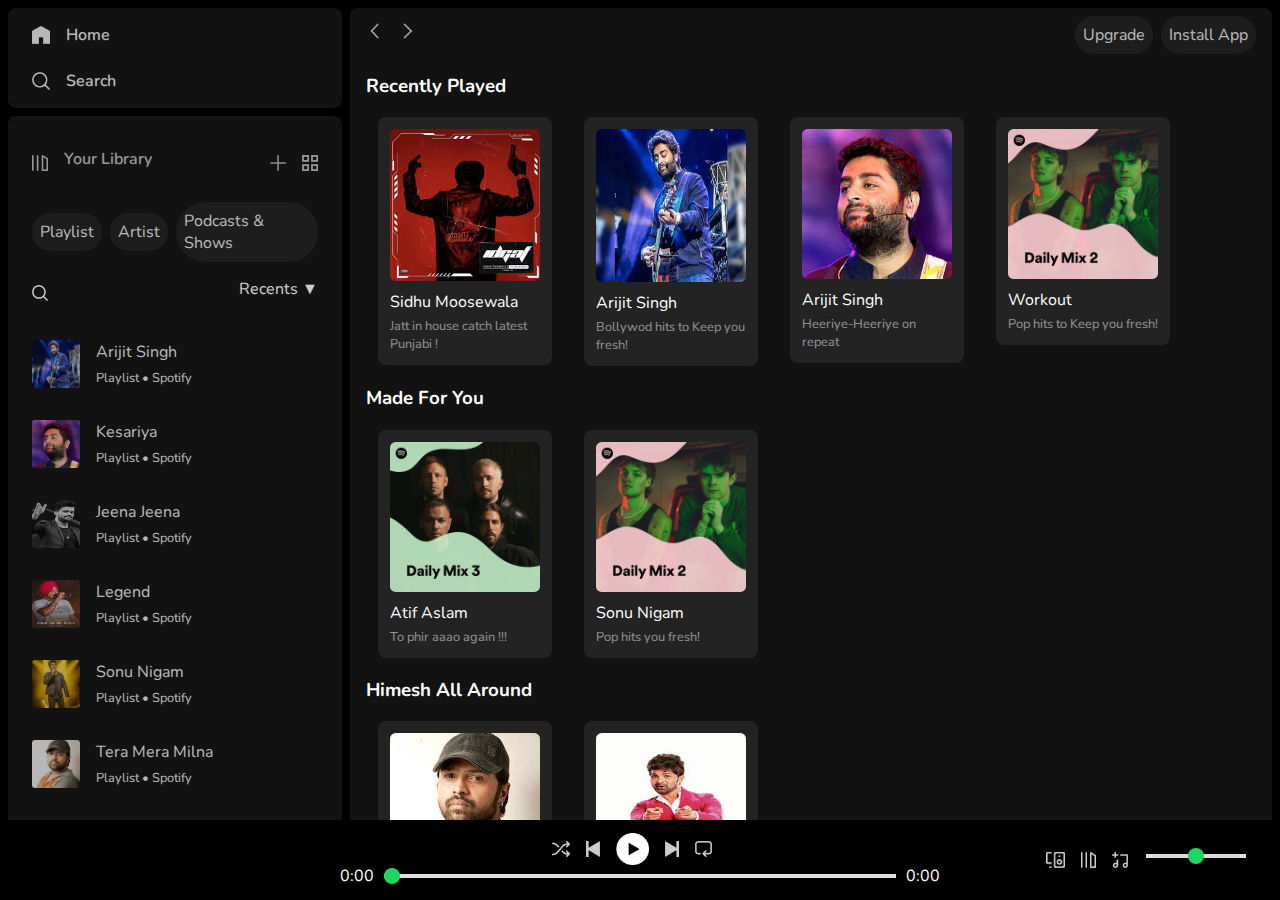
<file: index.html>
<!DOCTYPE html>
<html lang="en">
  <head>
    <meta charset="UTF-8" />
    <meta name="viewport" content="width=device-width, initial-scale=1.0" />
    <title>Spotify-Web Player:Music for everyone</title>
    <link rel="stylesheet" href="style.css" />
    <link type="image/png" sizes="16x16" rel="icon" href=".../icons8-spotify-16.png">
    <link rel="shortcut icon" href="./assets/spotify.png" type="image/x-icon" />

    <link rel="preconnect" href="https://fonts.googleapis.com" />
    <link rel="preconnect" href="https://fonts.gstatic.com" crossorigin />
    <link
      href="https://fonts.googleapis.com/css2?family=Nunito:wght@300;400;700&display=swap"
      rel="stylesheet"
    />
  </head>
  <body>
    <div class="container" >
      <!-- side bar at left  -->
      <div class="sidebar">
        <div class="top-icons">
          <div class="link-flex">
            <img src="./assets/home.png" alt="home" />
            <a href="#">Home</a>
          </div>
          <div class="link-flex">
            <img src="./assets/search.png" alt="search" />
            <a href="#">Search</a>
          </div>
        </div>
        <div class="library">
          <div class="flex-top">
            <div class="link-flex">
              <img src="./assets/playlist.png" alt="playlist" />
              <p>Your Library</p>
            </div>
            <div class="link-flex">
              <img src="./assets/plus.png" alt="plus" />
              <img src="./assets/boxes.png" alt="boxes" />
            </div>
          </div>
          <div class="link-flex" style="gap: 0.5rem">
            <div class="chip"><a href="./playlist.html">Playlist</a></div>
            <div class="chip">Artist</div>
            <div class="chip">Podcasts & Shows</div>
          </div>
          <div class="flex-top">
            <img src="./assets/search.png" alt="search" />
            <p>Recents  &#x25BC</p>
            <!-- <img src="./assets/down.png" alt=""> -->
          </div>
          <div class="albums">
            <div class="link-flex album-flex">
                <img src="./assets/arijit1.jpg" class="album-cover"/>
                <div class="col-flex">
                    <p class="album-name">Arijit Singh</p>
                    <p>Playlist &#x2022; Spotify</p>
                </div>
            </div>
            <div class="link-flex album-flex">
                <img src="./assets/arijit2.jpg" class="album-cover"/>
                <div class="col-flex">
                    <p class="album-name">Kesariya</p>
                    <p>Playlist &#x2022; Spotify</p>
                </div>
            </div>
            <div class="link-flex album-flex">
                <img src="./assets/atif1.jpg" class="album-cover"/>
                <div class="col-flex">
                    <p class="album-name">Jeena Jeena</p>
                    <p>Playlist &#x2022; Spotify</p>
                </div>
            </div>
            <div class="link-flex album-flex">
                <img src="./assets/sidhu1.jpg" class="album-cover"/>
                <div class="col-flex">
                    <p class="album-name">Legend</p>
                    <p>Playlist &#x2022; Spotify</p>
                </div>
            </div>
            <div class="link-flex album-flex">
                <img src="./assets/sonu1.jpg" class="album-cover"/>
                <div class="col-flex">
                    <p class="album-name">Sonu Nigam</p>
                    <p>Playlist &#x2022; Spotify</p>
                </div>
            </div>
            <div class="link-flex album-flex">
                <img src="./assets/himesh1.jpg" class="album-cover"/>
                <div class="col-flex">
                    <p class="album-name">Tera Mera Milna</p>
                    <p>Playlist &#x2022; Spotify</p>
                </div>
            </div>
            <div class="link-flex album-flex">
                <img src="./assets/himesh2.jpg" class="album-cover"/>
                <div class="col-flex">
                    <p class="album-name">Tera Suroor</p>
                    <p>Playlist &#x2022; Spotify</p>
                </div>
            </div>
            <div class="link-flex album-flex">
                <img src="./assets/sidhu2.jpg" class="album-cover"/>
                <div class="col-flex">
                    <p class="album-name">Burrberry</p>
                    <p>Playlist &#x2022; Spotify</p>
                </div>
            </div>
            <div class="link-flex album-flex">
                <img src="./assets/mix1.jpeg" class="album-cover"/>
                <div class="col-flex">
                    <p class="album-name">Workout</p>
                    <p>Playlist &#x2022; Spotify</p>
                </div>
            </div>
            <div class="link-flex album-flex">
                <img src="./assets/mix1.jpeg" class="album-cover"/>
                <div class="col-flex">
                    <p class="album-name">Workout</p>
                    <p>Playlist &#x2022; Spotify</p>
                </div>
            </div>
            <div class="link-flex album-flex">
                <img src="./assets/mix1.jpeg" class="album-cover"/>
                <div class="col-flex">
                    <p class="album-name">Workout</p>
                    <p>Playlist &#x2022; Spotify</p>
                </div>
            </div>
            <div class="link-flex album-flex">
                <img src="./assets/mix1.jpeg" class="album-cover"/>
                <div class="col-flex">
                    <p class="album-name">Workout</p>
                    <p>Playlist &#x2022; Spotify</p>
                </div>
            </div>
          </div>
        </div>
      </div>


      <!-- right side or main hero section -->

      <div class="main-content">
        <div class="navbar">
            <div class="link-flex">
              <img src="./assets/back_navigation.png" />
              <img src="./assets/forward_navigation.png" />
            </div>
            <div class="link-flex" style="gap: 0; column-gap: 0.5rem">
              <div class="chip">Upgrade</div>
              <div class="chip">Install App</div>
            </div>
          </div>
          <h3>Recently Played</h3>
          <div class="cards-container">
            <div class="card">
                <img src="./assets/sidhu2.jpg" class="card-img">
                <p class="card-name">Sidhu Moosewala</p>
                <p class="card-description">Jatt in house catch latest Punjabi !</p>
            </div>
            <div class="card">
                <img src="./assets/arijit1.jpg" height="153px" class="card-img">
                <p class="card-name">Arijit Singh</p>
                <p class="card-description">Bollywod hits to Keep you fresh!</p>
            </div>
            <div class="card">
                <img src="./assets/arijit2.jpg" class="card-img">
                <p class="card-name">Arijit Singh</p>
                <p class="card-description">Heeriye-Heeriye on repeat</p>
            </div>
            <div class="card">
                <img src="./assets/mix2.jpeg" class="card-img">
                <p class="card-name">Workout</p>
                <p class="card-description">Pop hits to Keep you fresh!</p>
            </div>
          </div>
          <h3>Made For You</h3>
          <div class="cards-container">
            <div class="card">
                <img src="./assets/mix3.jpeg"  class="card-img">
                <p class="card-name">Atif Aslam</p>
                <p class="card-description">To phir aaao again !!!</p>
            </div>
            <div class="card">
                <img src="./assets/mix2.jpeg"  class="card-img">
                <p class="card-name">Sonu Nigam</p>
                <p class="card-description">Pop hits you fresh!</p>
            </div>
      </div>
      <h3>Himesh All Around</h3>
      <div class="cards-container">
        <div class="card">
            <img src="./assets/himesh1.jpg" class="card-img">
            <p class="card-name">Aashiq Banaya</p>
            <p class="card-description">Old tracks with new moods</p>
        </div>
        <div class="card">
            <img src="./assets/himesh2.jpg" height="150px" class="card-img">
            <p class="card-name">Bekhudi</p>
            <p class="card-description">Mere dil pe aisi Chaai tu hi tu mujhme....</p>
        </div> 

 
<!-- player at bottom -->

        <div class="player">
            
            <div class="volume-controls">
            </div>
            <div class="player-center">
              <div class="player-controls">
                <img
                  style="height: 1rem; margin-right: 1rem; opacity: 0.8"
                  src="./assets/shuffle.png"
                />
                <img
                  style="height: 1rem; margin-right: 1rem; opacity: 0.8"
                  src="./assets/previous_musicbar.png"
                />
                <img
                  style="height: 2rem; margin-right: 1rem"
                  src="./assets/play_musicbar.png"
                />
                <img
                  style="height: 1rem; margin-right: 1rem; opacity: 0.8"
                  src="./assets/next_musicbar.png"
                />
                <img
                  style="height: 1rem; margin-right: 1rem; opacity: 0.8"
                  src="./assets/loop.png"
                />
              </div>
              <div class="player-timeline">
                <span class="current-time">0:00</span>
                <input
                  type="range"
                  class="timeline-slider"
                  min="0"
                  max="100"
                  step="1"
                  value="0"
                />
                <span class="total-time">0:00</span>
              </div>
            </div>
    
            <div class="volume-controls">
              <img
                src="./assets/device.png"
                style="height: 1rem; margin-right: 1rem; opacity: 0.8"
                alt="Volume"
              />
              <img
                src="./assets/playlist.png"
                style="height: 1rem; margin-right: 1rem; opacity: 0.8"
                alt="Settings"
              />
              <img
                src="./assets/music.png"
                style="height: 1rem; margin-right: 1rem; opacity: 0.8"
                alt="Fullscreen"
              />
              <input
                type="range"
                class="volume-slider"
                min="0"
                max="100"
                step="1"
                value="50"
              />
            </div>
          </div>



      </div>
    </div>
  </body>
</html>
</file>
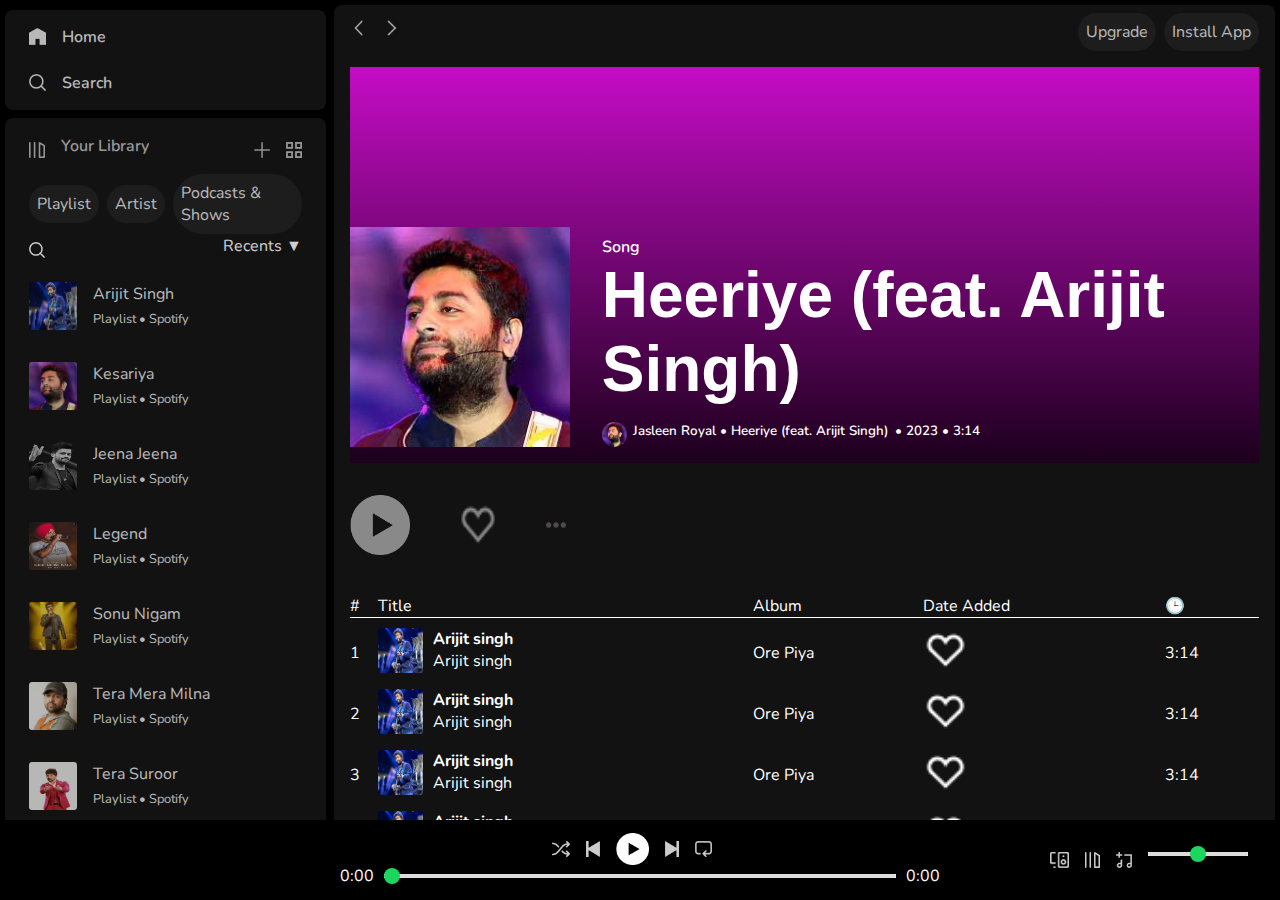
<file: playlist.html>
<!DOCTYPE html>
<html lang="en">

<head>
  <meta charset="UTF-8" />
  <meta name="viewport" content="width=device-width, initial-scale=1.0" />
  <title>Spotify-Web Player:Music for everyone</title>
  <link rel="stylesheet" href="style2.css" />
  <link type="image/png" sizes="16x16" rel="icon" href=".../icons8-spotify-16.png">
  <link rel="shortcut icon" href="./assets/spotify.png" type="image/x-icon" />

  <link rel="preconnect" href="https://fonts.googleapis.com" />
  <link rel="preconnect" href="https://fonts.gstatic.com" crossorigin />
  <link href="https://fonts.googleapis.com/css2?family=Nunito:wght@300;400;700&display=swap" rel="stylesheet" />
</head>

<body>
  <div class="container">
    <div class="sidebar">
      <div class="top-icons">
        <div class="link-flex">
          <img src="./assets/home.png" alt="home" />
          <a href="./index.html">Home</a>
        </div>
        <div class="link-flex">
          <img src="./assets/search.png" alt="search" />
          <a href="#">Search</a>
        </div>
      </div>
      <div class="library">
        <div class="flex-top">
          <div class="link-flex">
            <img src="./assets/playlist.png" alt="playlist" />
            <p>Your Library</p>
          </div>
          <div class="link-flex">
            <img src="./assets/plus.png" alt="plus" />
            <img src="./assets/boxes.png" alt="boxes" />
          </div>
        </div>
        <div class="link-flex" style="gap: 0.5rem">
          <div class="chip">Playlist</div>
          <div class="chip">Artist</div>
          <div class="chip">Podcasts & Shows</div>
        </div>
        <div class="flex-top">
          <img src="./assets/search.png" alt="search" />
          <p>Recents &#x25BC</p>
          <!-- <img src="./assets/down.png" alt=""> -->
        </div>
        <div class="albums">
          <div class="link-flex album-flex">
            <img src="./assets/arijit1.jpg" class="album-cover" />
            <div class="col-flex">
              <p class="album-name">Arijit Singh</p>
              <p>Playlist &#x2022; Spotify</p>
            </div>
          </div>
          <div class="link-flex album-flex">
            <img src="./assets/arijit2.jpg" class="album-cover" />
            <div class="col-flex">
              <p class="album-name">Kesariya</p>
              <p>Playlist &#x2022; Spotify</p>
            </div>
          </div>
          <div class="link-flex album-flex">
            <img src="./assets/atif1.jpg" class="album-cover" />
            <div class="col-flex">
              <p class="album-name">Jeena Jeena</p>
              <p>Playlist &#x2022; Spotify</p>
            </div>
          </div>
          <div class="link-flex album-flex">
            <img src="./assets/sidhu1.jpg" class="album-cover" />
            <div class="col-flex">
              <p class="album-name">Legend</p>
              <p>Playlist &#x2022; Spotify</p>
            </div>
          </div>
          <div class="link-flex album-flex">
            <img src="./assets/sonu1.jpg" class="album-cover" />
            <div class="col-flex">
              <p class="album-name">Sonu Nigam</p>
              <p>Playlist &#x2022; Spotify</p>
            </div>
          </div>
          <div class="link-flex album-flex">
            <img src="./assets/himesh1.jpg" class="album-cover" />
            <div class="col-flex">
              <p class="album-name">Tera Mera Milna</p>
              <p>Playlist &#x2022; Spotify</p>
            </div>
          </div>
          <div class="link-flex album-flex">
            <img src="./assets/himesh2.jpg" class="album-cover" />
            <div class="col-flex">
              <p class="album-name">Tera Suroor</p>
              <p>Playlist &#x2022; Spotify</p>
            </div>
          </div>
          <div class="link-flex album-flex">
            <img src="./assets/sidhu2.jpg" class="album-cover" />
            <div class="col-flex">
              <p class="album-name">Burrberry</p>
              <p>Playlist &#x2022; Spotify</p>
            </div>
          </div>
          <div class="link-flex album-flex">
            <img src="./assets/mix1.jpeg" class="album-cover" />
            <div class="col-flex">
              <p class="album-name">Workout</p>
              <p>Playlist &#x2022; Spotify</p>
            </div>
          </div>
          <div class="link-flex album-flex">
            <img src="./assets/mix1.jpeg" class="album-cover" />
            <div class="col-flex">
              <p class="album-name">Workout</p>
              <p>Playlist &#x2022; Spotify</p>
            </div>
          </div>
          <div class="link-flex album-flex">
            <img src="./assets/mix1.jpeg" class="album-cover" />
            <div class="col-flex">
              <p class="album-name">Workout</p>
              <p>Playlist &#x2022; Spotify</p>
            </div>
          </div>
          <div class="link-flex album-flex">
            <img src="./assets/mix1.jpeg" class="album-cover" />
            <div class="col-flex">
              <p class="album-name">Workout</p>
              <p>Playlist &#x2022; Spotify</p>
            </div>
          </div>
        </div>
      </div>
    </div>



    <div class="main-content">
      <div class="navbar">
        <div class="link-flex">
          <img src="./assets/back_navigation.png" />
          <img src="./assets/forward_navigation.png" />
        </div>
        <div class="link-flex" style="gap: 0; column-gap: 0.5rem">
          <div class="chip">Upgrade</div>
          <div class="chip">Install App</div>
        </div>
      </div>

      <div class="big-card-container">
        <div class="big-card">
          <img src="./assets/arijit2.jpg" height="220px" alt="">
          <div class="big-card-details">
            <p>Song</p>
            <h1>Heeriye (feat. Arijit Singh)</h1>
            <div class="big-card-inner-content">
              <img src="./assets/arijit2.jpg" width="25px" height="25px" alt="">
              <a href="#">Jasleen Royal &#x2022; Heeriye (feat. Arijit Singh)</a>
              <p>&#x2022; 2023 &#x2022; 3:14 </p>
            </div>
          </div>
        </div>
      </div>

      <div class="list">
        <div class="list-play">
         <a href=""> <img src="./assets/play_musicbar.png" height="60px" alt=""></a>
         <a href=""><img src="./assets/heart.png" width="40px" height="50px" alt=""></a> 
       <a href="">  <img src="./assets/threedots.png"  height="20px" alt=""></a>
        </div>

      
        <div class="songs-table">
          <table>
            <tbody>
              <tr id="heading-table">
                <td>#</td>
                <td>Title</td>
                <td class="">Album</td>
                <td>Date Added</td>
                <td>&#x1F552;</td>
              </tr>

              <tr>
                <td>1</td>
                <td>
                  <div class="table--contents-container">
                  <div class="table--content-img">
                    <img src="./assets/arijit1.jpg" width="20px" height="20px" alt="">
                  </div>
                  <div class="table--content">
                   <h4>Arijit singh</h4>
                   <p>Arijit singh</p> 
                  </div>
              </div>
              </td class="heart-icon">
                <td>Ore Piya</td>
                <td>
                  <img src="./assets/heart.png" alt="">
                </td>
                <td>3:14</td>
              </tr>
              <tr>
                <td>2</td>
                <td>
                  <div class="table--contents-container">
                  <div class="table--content-img">
                    <img src="./assets/arijit1.jpg" width="20px" height="20px" alt="">
                  </div>
                  <div class="table--content">
                   <h4>Arijit singh</h4>
                   <p>Arijit singh</p> 
                  </div>
              </div>
              </td>
                <td>Ore Piya</td>
                <td class="heart-icon"> 
                  <img src="./assets/heart.png" alt="">
                </td>
                <td>3:14</td>
              </tr>
              <tr>
                <td>3</td>
                <td>
                  <div class="table--contents-container">
                  <div class="table--content-img">
                    <img src="./assets/arijit1.jpg" width="20px" height="20px" alt="">
                  </div>
                  <div class="table--content">
                   <h4>Arijit singh</h4>
                   <p>Arijit singh</p> 
                  </div>
              </div>
              </td>
                <td>Ore Piya</td>
                <td class="heart-icon">
                  <img src="./assets/heart.png" alt="">
                </td>
                <td>3:14</td>
              </tr>
              <tr>
                <td>4</td>
                <td>
                  <div class="table--contents-container">
                  <div class="table--content-img">
                    <img src="./assets/arijit1.jpg" width="20px" height="20px" alt="">
                  </div>
                  <div class="table--content">
                   <h4>Arijit singh</h4>
                   <p>Arijit singh</p> 
                  </div>
              </div>
              </td>
                <td>Ore Piya</td>
                <td class="heart-icon">
                  <img src="./assets/heart.png" alt="">
                </td>
                <td>3:14</td>
              </tr>
              <tr>
                <td>5</td>
                <td>
                  <div class="table--contents-container">
                  <div class="table--content-img">
                    <img src="./assets/arijit1.jpg" width="20px" height="20px" alt="">
                  </div>
                  <div class="table--content">
                   <h4>Arijit singh</h4>
                   <p>Arijit singh</p> 
                  </div>
              </div>
              </td>
                <td><p>Ore Piya</p></td>
                <td class="heart-icon">
                  <img src="./assets/heart.png" alt="">
                </td>
                <td>3:14</td>
              </tr>
              <tr>
                <td>6</td>
                <td>
                  <div class="table--contents-container">
                  <div class="table--content-img">
                    <img src="./assets/arijit1.jpg" width="20px" height="20px" alt="">
                  </div>
                  <div class="table--content">
                   <h4>Arijit singh</h4>
                   <p>Arijit singh</p> 
                  </div>
              </div>
              </td>
                <td>Ore Piya</td>
                <td class="heart-icon">
                  <img src="./assets/heart.png" alt="">
                </td>
                <td>3:14</td>
              </tr>
             
            </tbody>
          </table>
  
        </div>


        <div class="footer-section">
           <div class="footer-content">
            <div class="f-content-1">
            <h3>Company</h3>
            <a href="">About</a>
            <a href="">Jobs</a>
            <a href="">For the Record</a> 
          </div>   
          <div class="f-content-2">
            <h3>Communities</h3>
            <a href="">For Artists</a>
            <a href="">Developers</a>
            <a href="">Advertising</a>
            <a href="">Investors</a>
            <a href="">Vendors</a> 
          </div>  
          <div class="f-content-3">
            <h3>Useful links</h3>
            <a href="">Support</a>
            <a href="">Free Mobile App</a>
          </div>  
          </div>
           
          <div class="footer-images">
            <a href="" >
            <img src="./assets/Insta.png"   width="27px" title="Instgram" alt="">
            </a>
            <a href="">
              <img src="./assets/twitter.png" width="25" title="twitter" alt="">
            </a>
            <a href="">
              <img src="./assets/facebook.png" width="24" title="facebook" alt="">
            </a>

          </div>
        </div>

        <div class="after-footer">
          <div class="all-a-tags">
          <a href="">Legal</a>
          <a href="">Privacy Center</a>
          <a href="">Privacy Policy</a>
          <a href="">Cookies</a>
          <a href="">About Ads</a>
        </div>
           <div class="reserved">
            <p style="text-align: right;">&#169; Reseverd & Made by Priyansh Dubey &#10084;</p>
          </div>
        </div>
  
      </div>
  
      <div class="player">

        <div class="volume-controls">
        </div>
        <div class="player-center">
          <div class="player-controls">
            <img style="height: 1rem; margin-right: 1rem; opacity: 0.8" src="./assets/shuffle.png" />
            <img style="height: 1rem; margin-right: 1rem; opacity: 0.8" src="./assets/previous_musicbar.png" />
            <img style="height: 2rem; margin-right: 1rem" src="./assets/play_musicbar.png" />
            <img style="height: 1rem; margin-right: 1rem; opacity: 0.8" src="./assets/next_musicbar.png" />
            <img style="height: 1rem; margin-right: 1rem; opacity: 0.8" src="./assets/loop.png" />
          </div>
          <div class="player-timeline">
            <span class="current-time">0:00</span>
            <input type="range" class="timeline-slider" min="0" max="100" step="1" value="0" />
            <span class="total-time">0:00</span>
          </div>
        </div>

        <div class="volume-controls">
          <img src="./assets/device.png" style="height: 1rem; margin-right: 1rem; opacity: 0.8" alt="Volume" />
          <img src="./assets/playlist.png" style="height: 1rem; margin-right: 1rem; opacity: 0.8" alt="Settings" />
          <img src="./assets/music.png" style="height: 1rem; margin-right: 1rem; opacity: 0.8" alt="Fullscreen" />
          <input type="range" class="volume-slider" min="0" max="100" step="1" value="50" />
        </div>
      </div>

     

    </div>
  </div>
</body>

</html>
</file>
<file: style.css>
@import url('https://fonts.googleapis.com/css2?family=Cinzel&family=DM+Serif+Display:ital@1&family=Handlee&family=Lobster&family=Mukta:wght@400;500;600;700&family=Nunito:wght@300&family=Pacifico&family=Playfair+Display:ital@1&family=Poppins&display=swap');
@import url('https://fonts.googleapis.com/css2?family=Cinzel&family=DM+Serif+Display:ital@1&family=Handlee&family=Lobster&family=Mukta:wght@400;500;600;700&family=Nunito:wght@300;400&family=Pacifico&family=Playfair+Display:ital@1&family=Poppins&display=swap');


:root{
    --black:black;
    --grey:#121212;
    --light-gray:#232323;
    --white:#ffffff;
}

body,html{
    height: 100%;
    margin:0rem;
    overflow: hidden;
    display: flex;
    flex-direction: column;
    background-color: var(--black);
    color: var(--white);
    font-family: "Nunito" ,sans-serif;
}

a{
    color: var(--white);
    text-decoration: none;
}
.container{
    flex: 1;
    display: flex;
    overflow: hidden;
    background-color: var(--black);
    padding: 0.5rem;
}

.sidebar{
    flex: .3;
background-color: var(--black);
margin-right: .5rem;
border-radius:.5rem;
}

.main-content{
 flex: 0.8rem;
 background-color: var(--grey);
 overflow-y: auto;
 border-radius: .5rem;
 padding: 0rem  1rem;
 padding-bottom: 6rem;
}

::-webkit-scrollbar{
  background-color:var(--light-gray);
  width: 5px;
 }

 ::-webkit-scrollbar-thumb {
  background: var(--light-gray);
}

::-webkit-scrollbar-thumb:hover {
  background: #555;
}


.player{
    background-color:var(--black);
    position: fixed;
    height: 80px;
    width: 100%;
    bottom: 0;
    left: 0;
}

.top-icons{
    display: flex;
    flex-direction: column;
    gap: 1.5rem;
   background-color: var(--grey);
   margin-bottom: .5rem;
   padding: 1rem 1.5rem;
   border-radius: 0.5rem;
}

.link-flex{
    gap:1rem;
    align-items: center;
    justify-content: flex-start;
    opacity: 0.7;
    font-weight: 600;
    font-size: 1rem;
    cursor: pointer;
    display: flex;
}
.link-flex img{
    height: 1.1rem;
    width: 1.1rem;
}
.link-flex p{
    font-size: 1rem;
    color: var(--white);
}
.link-flex:hover{
    opacity:1 ;
    transition: all 0.3;
}



.library{
 background-color: var(--grey);
 padding: 1rem 1.5rem;
 border-radius: 0.5rem;
overflow-y: auto !important;
flex: 3;
height: 90vh;

}


.library h1{
    margin: .5rem;
}

.flex-top{
    display: flex;
    justify-content: space-between;
    align-items: center;
    margin-bottom: .5rem;
    
}
.flex-top p{
    font-size: 1rem;
    opacity: 0.8;
}

.flex-top p:hover{
    opacity: 1;
    transition: all 0.3s;
}
.flex-top img {
    height: 1rem;
    width: 1rem;
    opacity: 0.8;
    margin-top: 0.5rem;
  }

.flex-top img:hover{
    opacity: 1;
    transition: all .3s;
}

.chip{
    margin-top: .5rem;
    padding: .5rem .5rem;
    background-color: var(--light-gray);
    border-radius: 5rem;
    width: fit-content;
    font-weight: normal;
    color: var(--white);
}


.main-content {
    flex: 0.8;
    overflow-y: auto;
    background-color: var(--grey);
    display: flex;
    flex-direction: column;
    padding: 0rem 1rem;
    border-radius: 0.5rem;
    padding-bottom: 6rem;
  }
  
  .album-flex {
    margin-bottom: 1rem !important;
   padding: .5rem 0rem ;
   border-radius: .5rem;
   
  }
  .album-flex:hover{
    background-color: #1a1a1a;
    transition: all .3s;

  }
  
  .albums {
    margin-top: 1rem;
  }
  
  .album-cover {
    height: 3rem !important;
    width: 3rem !important;
    border-radius: 0.2rem;
  }
  
  .col-flex p {
    margin: 0;
    font-weight: normal;
    font-size: 0.8rem;
  }
  
  .album-name {
    color: var(--white);
    margin-bottom: 0.35rem !important;
    font-size: 1rem !important;
  }
  
  .navbar{
    position: sticky;
    top: 0;
    display: flex;
    justify-content: space-between;
    align-items: center;
    background-color: var(--grey);
    z-index: 1000;
  }

  .cards-container {
    display: flex;
    gap: 0.5rem;
    flex-wrap: wrap;
  }
  
  .card {
    width: 150px;
    background-color: var(--light-gray);
    padding: 0.75rem;
    border-radius: 0.5rem;
    height: fit-content;
    margin: 0rem 0.75rem;
  }
  
  .card-img {
    width: 100%;
    border-radius: 0.35rem;
  }
  
  .card-name {
    margin: 0.25rem 0;
  }
  
  .card-description {
    margin: 0;
    font-size: 0.8rem;
    opacity: 0.5;
  }

.player{
    display: flex;
    justify-content: space-between;
    align-items: center;
    width: 100vw;
  
}
.volume-controls{
    width: 20vw;
  
}
  
.volume-controls{
  display: flex;
  justify-content: flex-end;
  margin: 2rem ;
  
}

.player-center{
    width: 40vw;
    display: flex;
    flex-direction: column;
   justify-content: center;
    align-items: center;
  
}

.player-controls{
    display: flex;
    align-items: center;
    
}

.player-timeline {
    display: flex;
    align-items: center;
  }

  .timeline-slider {
    margin: 0 10px;
    width: 40vw;
  }

  .volume-slider {
    width: 100px;
    height: 4px;
  }
  
  .timeline-slider:hover,
  .volume-slider:hover {
    background-color: #1bd760;
  }
  .timeline-slider,
  .volume-slider {
    -webkit-appearance: none;
  }
  
  .timeline-slider::-webkit-slider-runnable-track,
  .volume-slider::-webkit-slider-runnable-track {
    height: 4px;
    background: #ddd;
    border: none;
    border-radius: 100px;
  }

  
.timeline-slider::-webkit-slider-thumb,
.volume-slider::-webkit-slider-thumb {
  -webkit-appearance: none;
  border: none;
  height: 16px;
  width: 16px;
  border-radius: 50%;
  background: #1bd760;
  margin-top: -6px;
}

.timeline-slider:focus,
.volume-slider:focus {
  outline: none;
}

.timeline-slider:focus::-webkit-slider-runnable-track {
  background: #ccc;
}
</file>
<file: style2.css>
@import url('https://fonts.googleapis.com/css2?family=Cinzel&family=DM+Serif+Display:ital@1&family=Handlee&family=Lobster&family=Mukta:wght@400;500;600;700&family=Nunito:wght@300&family=Pacifico&family=Playfair+Display:ital@1&family=Poppins&display=swap');
@import url('https://fonts.googleapis.com/css2?family=Cinzel&family=DM+Serif+Display:ital@1&family=Handlee&family=Lobster&family=Mukta:wght@400;500;600;700&family=Nunito:wght@300;400&family=Pacifico&family=Playfair+Display:ital@1&family=Poppins&display=swap');

*{
    margin: 0px;
    padding: 0px;
}

:root{
    --black:black;
    --grey:#121212;
    --light-gray:#232323;
    --white:#ffffff;
}

body,html{
    height: 100%;
    margin:0rem;
    overflow: hidden;
    display: flex;
    flex-direction: column;
    background-color: var(--black);
    color: var(--white);
    font-family: "Nunito" ,sans-serif;
}

a{
    color: var(--white);
    text-decoration: none;
}
.container{
    flex: 1;
    display: flex;
    overflow: hidden;
    background-color: var(--black);
    padding: .3rem;
}

.sidebar{
    margin-top: .3rem;
    flex: .30;
     background-color: var(--black);
    margin-right: .5rem;
   border-radius:.5rem;
}

.main-content{
 flex: 1rem;
 /* background-color: #1bd760; */
 background-color: var(--grey);
 overflow-y:scroll;
 border-radius: .5rem;
 padding: 0rem  1rem;
 padding-bottom: 6rem;
}

.player{
    background-color:var(--black);
    position: fixed;
    height: 80px;
    width: 100%;
    bottom: 0;
    left: 0;
}

.top-icons{
    display: flex;
    flex-direction: column;
    gap: 1.5rem;
   background-color: var(--grey);
   margin-bottom: .5rem;
   padding: 1rem 1.5rem;
   border-radius: 0.5rem;
}

.link-flex{
    gap:1rem;
    align-items: center;
    justify-content: flex-start;
    opacity: 0.7;
    font-weight: 600;
    font-size: 1rem;
    cursor: pointer;
    display: flex;
}
.link-flex img{
    height: 1.1rem;
    width: 1.1rem;
}
.link-flex p{
    font-size: 1rem;
    color: var(--white);
}
.link-flex:hover{
    opacity:1 ;
    transition: all 0.3;
}

::-webkit-scrollbar{
  background-color:var(--light-gray);
  width: 5px;
 }

 ::-webkit-scrollbar-thumb {
  background: var(--light-gray);
}

::-webkit-scrollbar-thumb:hover {
  background: #555;
}


.library{
 background-color: var(--grey);
 padding: 1rem 1.5rem;
 border-radius: 0.5rem;
overflow-y: auto !important;
flex: 3;
height: 90vh;

}


.library h1{
    margin: .5rem;
}

.flex-top{
    display: flex;
    justify-content: space-between;
    align-items: center;
    margin-bottom: .5rem;
    
}
.flex-top p{
    font-size: 1rem;
    opacity: 0.8;
}

.flex-top p:hover{
    opacity: 1;
    transition: all 0.3s;
}
.flex-top img {
    height: 1rem;
    width: 1rem;
    opacity: 0.8;
    margin-top: 0.5rem;
  }

.flex-top img:hover{
    opacity: 1;
    transition: all .3s;
}

.chip{
    margin-top: .5rem;
    padding: .5rem .5rem;
    background-color: var(--light-gray);
    border-radius: 5rem;
    width: fit-content;
    font-weight: normal;
    color: var(--white);
}


.main-content {
    flex: .85;
    display: flex;
    flex-direction: column;
    padding: 0rem 1rem;
    border-radius: 0.5rem;
    padding-bottom: 4rem;
  }
  
  .album-flex {
    margin-bottom: 1rem !important;
   padding: .5rem 0rem ;
   border-radius: .5rem;
   
  }
  .album-flex:hover{
    background-color: #1a1a1a;
    transition: all .3s;

  }
  
  .albums {
    margin-top: 1rem;
  }
  
  .album-cover {
    height: 3rem !important;
    width: 3rem !important;
    border-radius: 0.2rem;
  }
  
  .col-flex p {
    margin: 0;
    font-weight: normal;
    font-size: 0.8rem;
  }
  
  .album-name {
    color: var(--white);
    margin-bottom: 0.35rem !important;
    font-size: 1rem !important;
  }
  
  .navbar{
    position: sticky;
    top: 0;
    display: flex;
    justify-content: space-between;
    align-items: center;
    background-color: var(--grey);
    z-index: 1000;
  }

  .cards-container {
    display: flex;
    margin-top:2rem;
    gap: 1rem;
    flex-wrap: wrap;
  }
  
  .card {
    width: 150px;
    background-color: var(--light-gray);
    padding: 0.75rem;
    border-radius: 0.5rem;
    height: fit-content;
    margin: 0rem 0.75rem;
  }
  
  .card-img {
    width: 100%;
    border-radius: 0.35rem;
  }
  
  .card-name {
    margin: 0.25rem 0;
  }
  
  .card-description {
    margin: 0;
    font-size: 0.8rem;
    opacity: 0.5;
  }

.player{
    display: flex;
    justify-content: space-between;
    align-items: center;
    width: 100vw;
}
.volume-controls{
    width: 20vw;
}
  
.volume-controls{
  display: flex;
  justify-content: flex-end;
  margin: 2rem ;
  
}

.player-center{
    width: 40vw;
    display: flex;
    flex-direction: column;
   justify-content: center;
    align-items: center;
  
}

.player-controls{
    display: flex;
    align-items: center;
    
}

.player-timeline {
    display: flex;
    align-items: center;
  }

  .timeline-slider {
    margin: 0 10px;
    width: 40vw;
  }

  .volume-slider {
    width: 100px;
    height: 4px;
  }
  
  .timeline-slider:hover,
  .volume-slider:hover {
    background-color: #1bd760;
  }
  .timeline-slider,
  .volume-slider {
    -webkit-appearance: none;
  }
  
  .timeline-slider::-webkit-slider-runnable-track,
  .volume-slider::-webkit-slider-runnable-track {
    height: 4px;
    background: #ddd;
    border: none;
    border-radius: 100px;
  }

  
.timeline-slider::-webkit-slider-thumb,
.volume-slider::-webkit-slider-thumb {
  -webkit-appearance: none;
  border: none;
  height: 16px;
  width: 16px;
  border-radius: 50%;
  background: #1bd760;
  margin-top: -6px;
}

.timeline-slider:focus,
.volume-slider:focus {
  outline: none;
}

.timeline-slider:focus::-webkit-slider-runnable-track {
  background: #ccc;
}

.big-card-container{
  margin-top: 1rem;
}

.big-card{
    padding: 10rem 0 1rem 0;
    gap:1rem;
    font-weight: 600;
    display: flex;
    background: linear-gradient(to top, rgb(28, 0, 28) ,rgb(197, 12, 197));
   
}

.big-card-details{
    align-self: flex-end;
    display: flex;
    flex-direction: column;
    justify-content:center;
    padding-left: 1rem ;
 
}

.big-card-details>img{
    box-shadow: 0 4px 8px 0 rgba(0, 0, 0, 0.2), 0 6px 27px 0 rgba(0, 0, 0, 0.19);
   justify-content: end;
}

.big-card-details>h1{
    font-size: 4rem;
    font-weight: 700;
    font-family: sans-serif;
}

.big-card-inner-content{
    margin-top: 1rem;
  display:flex;
  gap: .4rem;
}
.big-card-inner-content>a{
 font-size: smaller;
}

.big-card-inner-content>p{
    font-size: smaller;
   }

.big-card-inner-content>a:hover{
   text-decoration: underline;
}

.big-card-inner-content>img{
    border-radius: 50%;
}

.list{
    margin-top: 2rem;
    display: flex;
    flex-direction: column;
}

.list-play{
    /* background: linear-gradient(to top, rgb(28, 0, 28) ,rgb(197, 12, 197)); */
    display: flex;
    justify-content:flex-start;
    align-items: center;
    column-gap: 3rem;
    margin-bottom: 1rem;
    opacity: .5;
}
.list-play:hover {
  opacity: 10;
   
}

.list>h3{
    margin-bottom: 1rem;
    font-weight: 900;
}


.songs-table{
    margin-top: .5rem ;
}

.songs-table>table{
   width: 100%;
   border-collapse: collapse; 
   
}

.songs-table>table td{
    padding-top: 10px ;    
    min-width: fit-content;   
}


#heading-table>td{
    border-bottom: 1px solid white;
}

#heading-table>td:hover{
    border-bottom: 1px solid white;
    
}
.songs-table>table img{
    margin-right: 10px;
    border-radius: 3px;
    height: 45px;
    width: 45px;
}

.songs-table>table p:hover{
   text-decoration: underline 2px;
}
.songs-table>table h4:hover{
    text-decoration: underline 2px;
 }

.songs-table>table tr:hover{
    opacity: 0.9;
   background-color: var(--light-gray);
}


.songs-table>table tr:hover{
  opacity: 0.9;
 background-color: var(--light-gray);
}


.table--contents-container{
    display: flex;
    
}

.songs-table> td>.heart-icon{
  opacity: 0.5;
  background-color: #1bd760;
}




.table--content{
    display:flex;
    flex-direction: column;

}

.f-content-1{
    display: flex;
    flex-direction: column;
    row-gap: 15px;
}
.f-content-2{
    display: flex;
    flex-direction: column;
    align-items: flex-start;
    justify-content:flex-start;
    row-gap: 10px;
}


.f-content-1>a{
    opacity: .5;
}

.f-content-1>a:hover{
    text-decoration: underline;
    color: var(--white); 
    opacity: 10;
 
}
.f-content-2>a{
    opacity: .5;
}

.f-content-2>a:hover{
    text-decoration: underline;
    color: var(--white); 
    opacity: 10;
 
}

.f-content-3{
    display: flex;
    flex-direction: column;
    align-items: flex-start;
    justify-content:flex-start;
    row-gap: 15px;
}


.f-content-3>a{
    opacity: .5;
}

.f-content-3>a:hover{
    text-decoration: underline;
    color: var(--white); 
    opacity: 10;
}

.footer-section{
    display: flex;
   justify-content: space-between;
   border-bottom: 1px solid var(--light-gray);
   margin: 4rem 2rem;
   padding-bottom: 2rem;
}


.footer-content{
    display: flex;
    column-gap: 50px;
    width:80%;
}

.footer-images {
    display: flex;
   column-gap: 20px;
   margin-right: 20px;
}
 
.footer-images>a{
    width: 40px;
    height: 40px;
    background-color: var(--light-gray);
    border-radius: 50%;
    display: flex;
    justify-content: center;
    align-items: center;
}

.footer-images>a:hover{
   background-color: rgb(110, 107, 107);
}

.after-footer{
  display: flex;
  justify-content:space-between;
  align-items: center;
  padding-bottom: 20px;
  
}

 .all-a-tags>a{
  margin-left: 1.5rem;
   margin-right: 1rem;
   color: var(--white);
   opacity: .6;
   margin-bottom: 10px;
 }

 .all-a-tags>a:hover{
  opacity: 10;
 }

 .reserved{
  opacity: .6;
  margin-bottom: 10px;
 }

 .reserved:hover{
  font-weight: 800;
  background-color: transparent !important;
  font-size: 20px;
  opacity: 100;
  text-shadow: 0px 0px 10px  rgba(235, 217, 217, 0.975);
  transition: all 1.2s ease-in-out ;
 }
</file>
